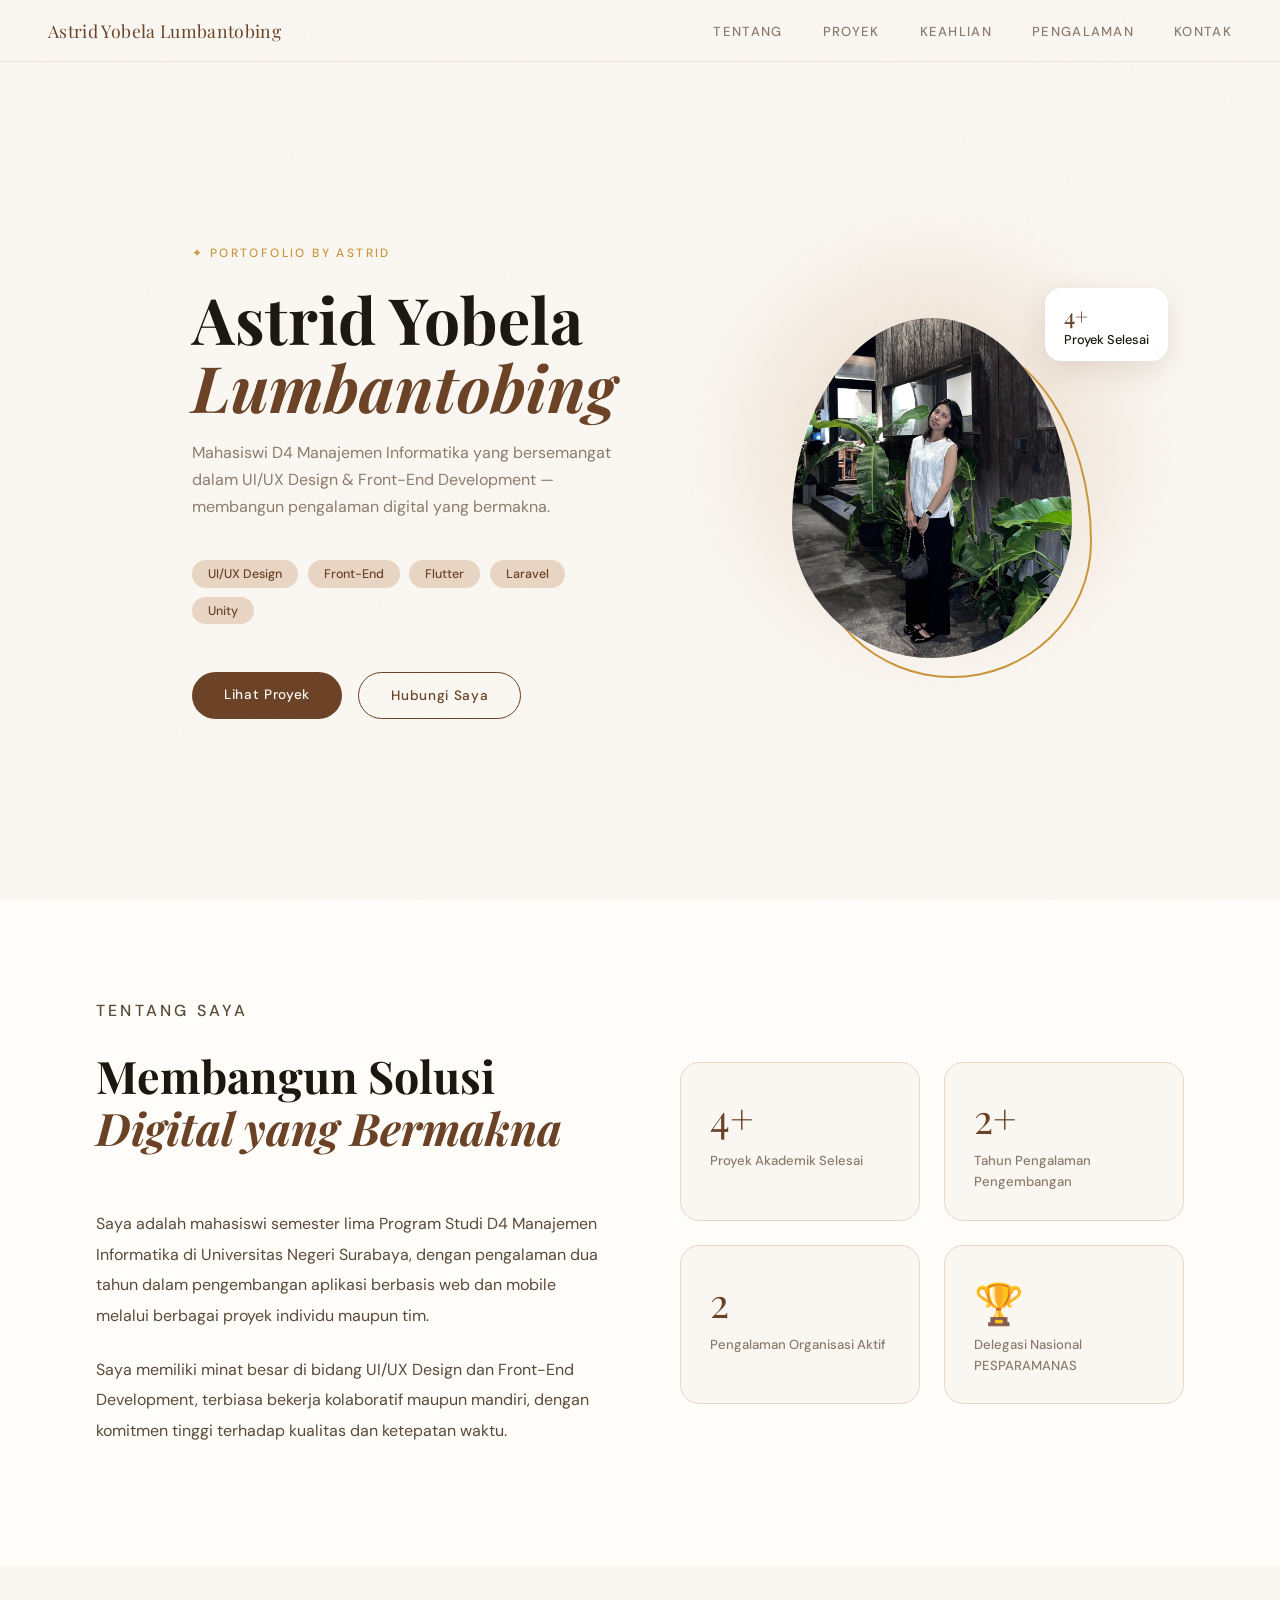
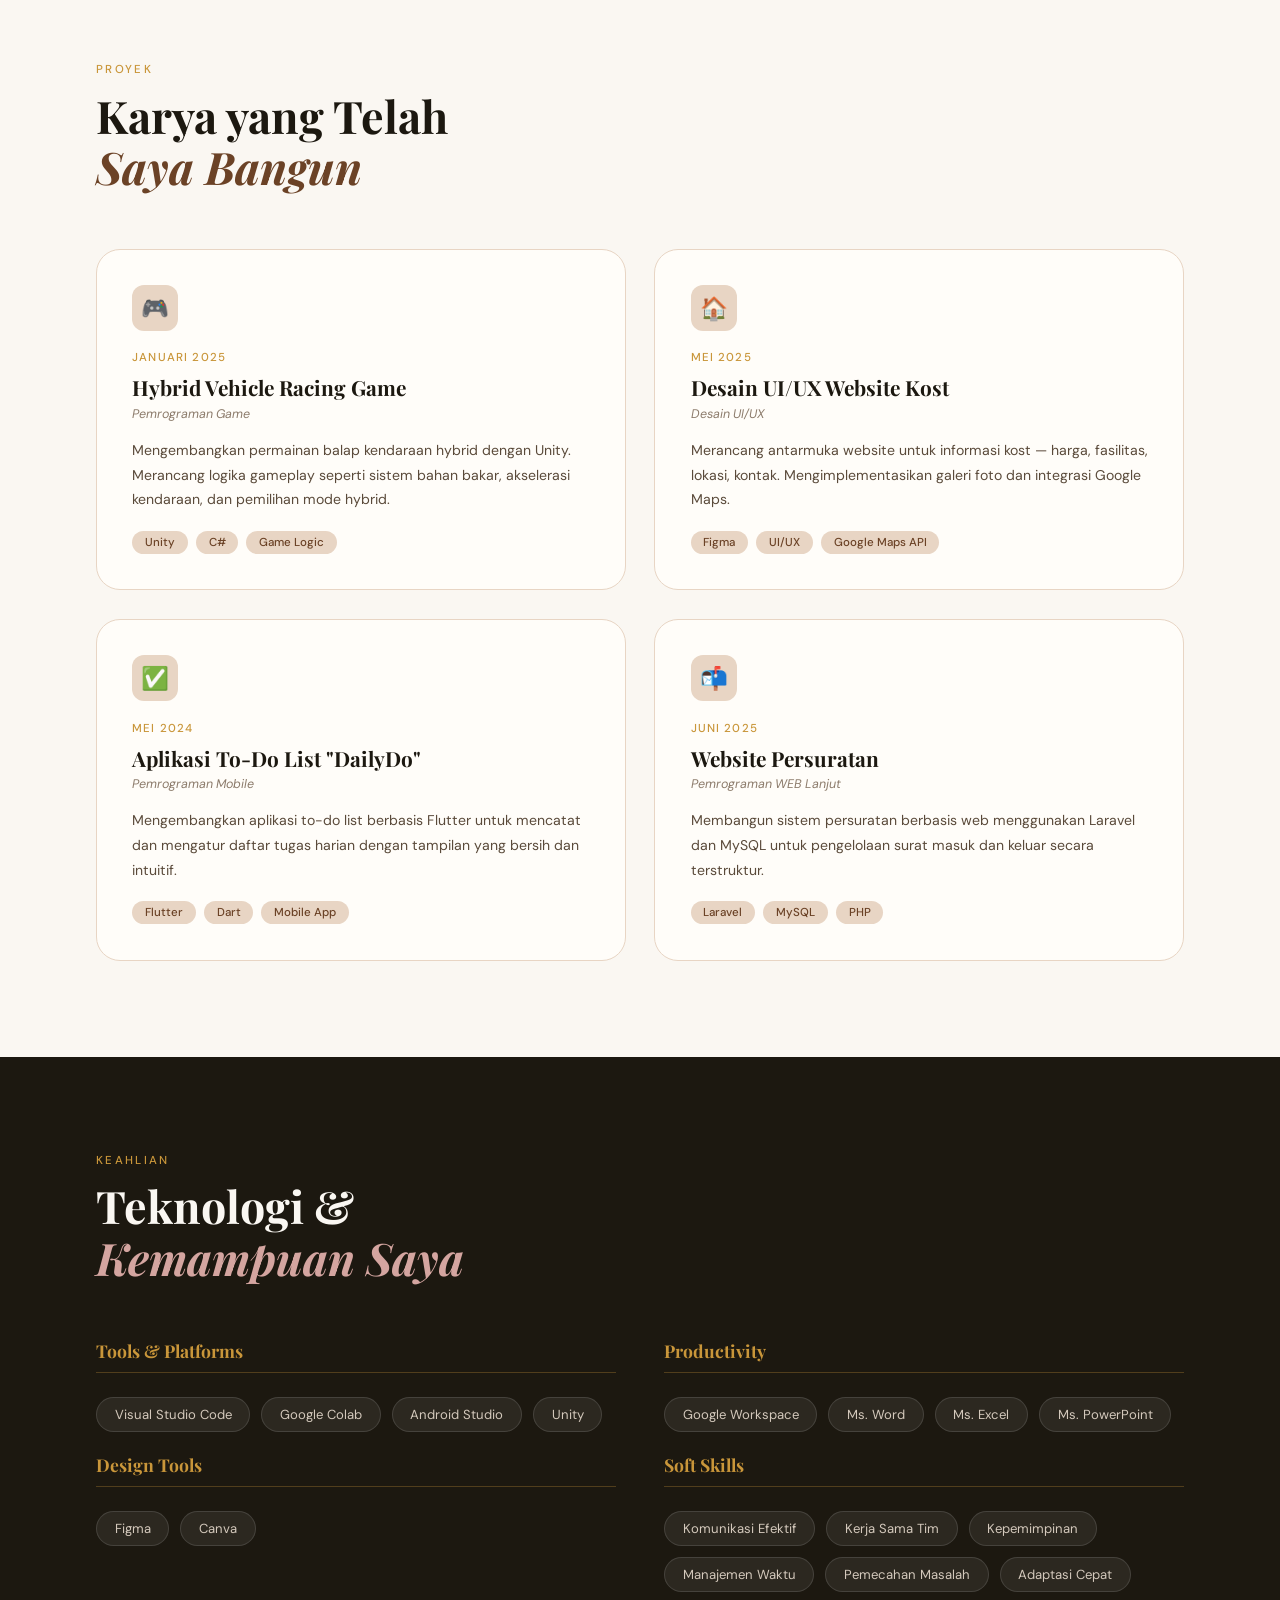
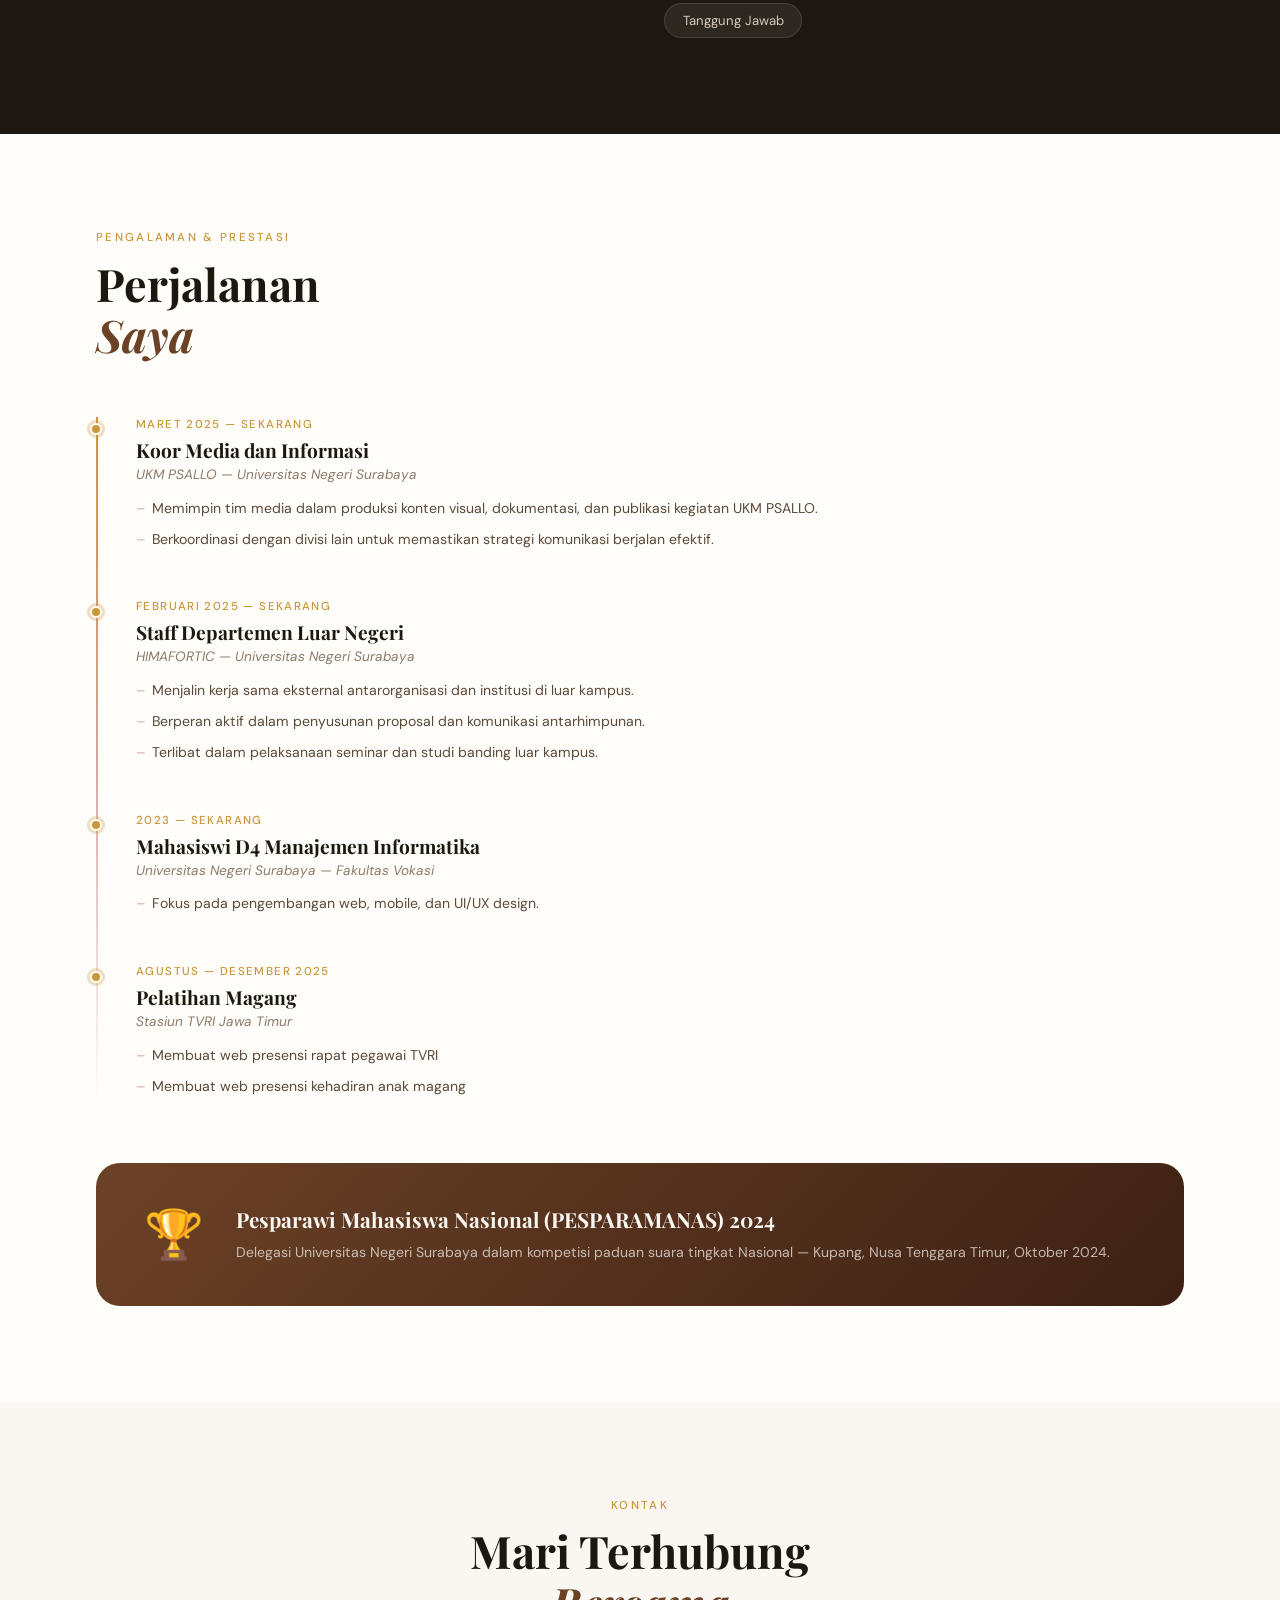
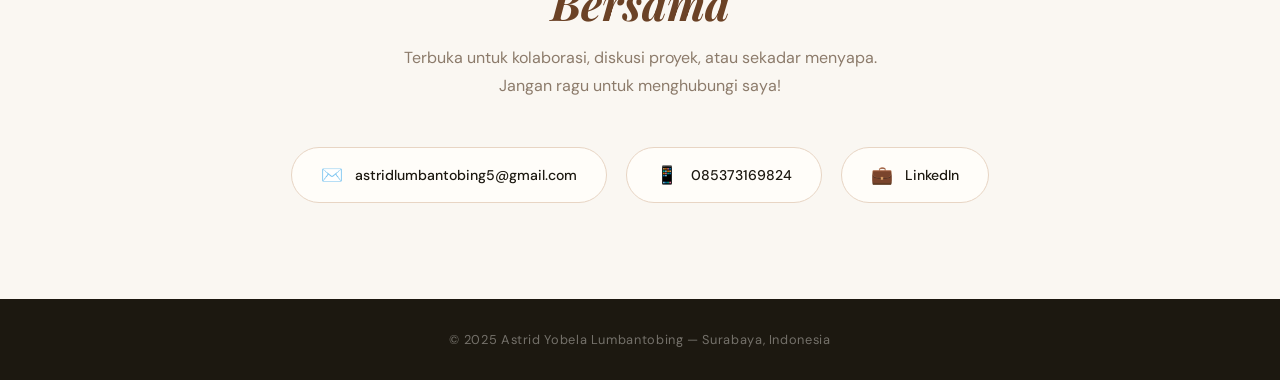
<file: index.html>
<!DOCTYPE html>
<html lang="id">
<head>
  <meta charset="UTF-8" />
  <meta name="viewport" content="width=device-width, initial-scale=1.0"/>
  <title>Astrid Yobela Lumbantobing — Portfolio</title>
  <link rel="stylesheet" href="style.css" />
</head>
<body>

<!-- NAV -->
<nav>
  <div class="nav-logo">Astrid Yobela Lumbantobing</div>
  <ul class="nav-links">
    <li><a href="#about">Tentang</a></li>
    <li><a href="#projects">Proyek</a></li>
    <li><a href="#skills">Keahlian</a></li>
    <li><a href="#experience">Pengalaman</a></li>
    <li><a href="#contact">Kontak</a></li>
  </ul>
</nav>

<!-- HERO -->
<section class="hero" id="home">
  <div class="hero-left">
    <p class="hero-eyebrow">✦ Portofolio by Astrid</p>
    <h1 class="hero-name">Astrid Yobela<br><em>Lumbantobing</em></h1>
    <p class="hero-subtitle">Mahasiswi D4 Manajemen Informatika yang bersemangat dalam UI/UX Design &amp; Front-End Development — membangun pengalaman digital yang bermakna.</p>
    <div class="hero-tags">
      <span class="tag">UI/UX Design</span>
      <span class="tag">Front-End</span>
      <span class="tag">Flutter</span>
      <span class="tag">Laravel</span>
      <span class="tag">Unity</span>
    </div>
    <div class="hero-cta">
      <a href="#projects" class="btn-primary">Lihat Proyek</a>
      <a href="#contact" class="btn-outline">Hubungi Saya</a>
    </div>
  </div>

  <div class="hero-right">
    <div class="hero-bg-shape"></div>
    <div class="photo-frame">
      <img src="foto.jpg" alt="Astrid Yobela Lumbantobing" onerror="this.style.background='#E8D5C4'"/>
    </div>
    <div class="floating-badge badge-2">
      <span class="badge-num">4+</span>
      Proyek Selesai
    </div>
  </div>
</section>

<!-- ABOUT -->
<section id="about">
  <div class="about-text">
    <p class="section-label">Tentang Saya</p>
    <h2 class="section-title">Membangun Solusi<br><em>Digital yang Bermakna</em></h2>
    <p>Saya adalah mahasiswi semester lima Program Studi D4 Manajemen Informatika di Universitas Negeri Surabaya, dengan pengalaman dua tahun dalam pengembangan aplikasi berbasis web dan mobile melalui berbagai proyek individu maupun tim.</p>
    <p>Saya memiliki minat besar di bidang UI/UX Design dan Front-End Development, terbiasa bekerja kolaboratif maupun mandiri, dengan komitmen tinggi terhadap kualitas dan ketepatan waktu.</p>
  </div>
  <div class="about-stats">
    <div class="stat-card">
      <span class="stat-num">4+</span>
      <span class="stat-label">Proyek Akademik Selesai</span>
    </div>
    <div class="stat-card">
      <span class="stat-num">2+</span>
      <span class="stat-label">Tahun Pengalaman Pengembangan</span>
    </div>
    <div class="stat-card">
      <span class="stat-num">2</span>
      <span class="stat-label">Pengalaman Organisasi Aktif</span>
    </div>
    <div class="stat-card">
      <span class="stat-num">🏆</span>
      <span class="stat-label">Delegasi Nasional PESPARAMANAS</span>
    </div>
  </div>
</section>

<!-- PROJECTS -->
<section id="projects">
  <p class="section-label">Proyek</p>
  <h2 class="section-title">Karya yang Telah<br><em>Saya Bangun</em></h2>
  <div class="projects-grid">

    <div class="project-card">
      <div class="project-icon">🎮</div>
      <div class="project-date">Januari 2025</div>
      <h3 class="project-name">Hybrid Vehicle Racing Game</h3>
      <p class="project-course">Pemrograman Game</p>
      <p class="project-desc">Mengembangkan permainan balap kendaraan hybrid dengan Unity. Merancang logika gameplay seperti sistem bahan bakar, akselerasi kendaraan, dan pemilihan mode hybrid.</p>
      <div class="project-tech">
        <span class="tech-pill">Unity</span>
        <span class="tech-pill">C#</span>
        <span class="tech-pill">Game Logic</span>
      </div>
    </div>

    <div class="project-card">
      <div class="project-icon">🏠</div>
      <div class="project-date">Mei 2025</div>
      <h3 class="project-name">Desain UI/UX Website Kost</h3>
      <p class="project-course">Desain UI/UX</p>
      <p class="project-desc">Merancang antarmuka website untuk informasi kost — harga, fasilitas, lokasi, kontak. Mengimplementasikan galeri foto dan integrasi Google Maps.</p>
      <div class="project-tech">
        <span class="tech-pill">Figma</span>
        <span class="tech-pill">UI/UX</span>
        <span class="tech-pill">Google Maps API</span>
      </div>
    </div>

    <div class="project-card">
      <div class="project-icon">✅</div>
      <div class="project-date">Mei 2024</div>
      <h3 class="project-name">Aplikasi To-Do List "DailyDo"</h3>
      <p class="project-course">Pemrograman Mobile</p>
      <p class="project-desc">Mengembangkan aplikasi to-do list berbasis Flutter untuk mencatat dan mengatur daftar tugas harian dengan tampilan yang bersih dan intuitif.</p>
      <div class="project-tech">
        <span class="tech-pill">Flutter</span>
        <span class="tech-pill">Dart</span>
        <span class="tech-pill">Mobile App</span>
      </div>
    </div>

    <div class="project-card">
      <div class="project-icon">📬</div>
      <div class="project-date">Juni 2025</div>
      <h3 class="project-name">Website Persuratan</h3>
      <p class="project-course">Pemrograman WEB Lanjut</p>
      <p class="project-desc">Membangun sistem persuratan berbasis web menggunakan Laravel dan MySQL untuk pengelolaan surat masuk dan keluar secara terstruktur.</p>
      <div class="project-tech">
        <span class="tech-pill">Laravel</span>
        <span class="tech-pill">MySQL</span>
        <span class="tech-pill">PHP</span>
      </div>
    </div>

  </div>
</section>

<!-- SKILLS -->
<section id="skills">
  <p class="section-label">Keahlian</p>
  <h2 class="section-title" style="color:var(--cream)">Teknologi &amp;<br><em style="color:var(--dusty-rose)">Kemampuan Saya</em></h2>
  <div class="skills-grid">
    <div>
      <div class="skills-group">
        <h3>Tools &amp; Platforms</h3>
        <div class="skill-items">
          <span class="skill-item">Visual Studio Code</span>
          <span class="skill-item">Google Colab</span>
          <span class="skill-item">Android Studio</span>
          <span class="skill-item">Unity</span>
        </div>
      </div>
      <br/>
      <div class="skills-group">
        <h3>Design Tools</h3>
        <div class="skill-items">
          <span class="skill-item">Figma</span>
          <span class="skill-item">Canva</span>
        </div>
      </div>
    </div>
    <div>
      <div class="skills-group">
        <h3>Productivity</h3>
        <div class="skill-items">
          <span class="skill-item">Google Workspace</span>
          <span class="skill-item">Ms. Word</span>
          <span class="skill-item">Ms. Excel</span>
          <span class="skill-item">Ms. PowerPoint</span>
        </div>
      </div>
      <br/>
      <div class="skills-group">
        <h3>Soft Skills</h3>
        <div class="soft-skills">
          <span class="skill-item">Komunikasi Efektif</span>
          <span class="skill-item">Kerja Sama Tim</span>
          <span class="skill-item">Kepemimpinan</span>
          <span class="skill-item">Manajemen Waktu</span>
          <span class="skill-item">Pemecahan Masalah</span>
          <span class="skill-item">Adaptasi Cepat</span>
          <span class="skill-item">Tanggung Jawab</span>
        </div>
      </div>
    </div>
  </div>
</section>

<!-- EXPERIENCE -->
<section id="experience">
  <p class="section-label">Pengalaman &amp; Prestasi</p>
  <h2 class="section-title">Perjalanan<br><em>Saya</em></h2>

 <div class="timeline">

  <div class="timeline-item">
    <div class="timeline-dot"></div>
    <div class="timeline-date">Maret 2025 — Sekarang</div>
    <h3 class="timeline-role">Koor Media dan Informasi</h3>
    <p class="timeline-org">UKM PSALLO — Universitas Negeri Surabaya</p>
    <ul class="timeline-desc">
      <li>Memimpin tim media dalam produksi konten visual, dokumentasi, dan publikasi kegiatan UKM PSALLO.</li>
      <li>Berkoordinasi dengan divisi lain untuk memastikan strategi komunikasi berjalan efektif.</li>
    </ul>
  </div>

  <div class="timeline-item">
    <div class="timeline-dot"></div>
    <div class="timeline-date">Februari 2025 — Sekarang</div>
    <h3 class="timeline-role">Staff Departemen Luar Negeri</h3>
    <p class="timeline-org">HIMAFORTIC — Universitas Negeri Surabaya</p>
    <ul class="timeline-desc">
      <li>Menjalin kerja sama eksternal antarorganisasi dan institusi di luar kampus.</li>
      <li>Berperan aktif dalam penyusunan proposal dan komunikasi antarhimpunan.</li>
      <li>Terlibat dalam pelaksanaan seminar dan studi banding luar kampus.</li>
    </ul>
  </div>

  <div class="timeline-item">
    <div class="timeline-dot"></div>
    <div class="timeline-date">2023 — Sekarang</div>
    <h3 class="timeline-role">Mahasiswi D4 Manajemen Informatika</h3>
    <p class="timeline-org">Universitas Negeri Surabaya — Fakultas Vokasi</p>
    <ul class="timeline-desc">
      <li>Fokus pada pengembangan web, mobile, dan UI/UX design.</li>
    </ul>
  </div>

  <div class="timeline-item">
    <div class="timeline-dot"></div>
    <div class="timeline-date">Agustus — Desember 2025</div>
    <h3 class="timeline-role">Pelatihan Magang</h3>
    <p class="timeline-org">Stasiun TVRI Jawa Timur</p>
    <ul class="timeline-desc">
      <li>Membuat web presensi rapat pegawai TVRI</li>
      <li>Membuat web presensi kehadiran anak magang</li>
    </ul>
  </div>

</div>


  
  <div class="achievement-banner">
    <div class="achievement-icon">🏆</div>
    <div class="achievement-text">
      <h3>Pesparawi Mahasiswa Nasional (PESPARAMANAS) 2024</h3>
      <p>Delegasi Universitas Negeri Surabaya dalam kompetisi paduan suara tingkat Nasional — Kupang, Nusa Tenggara Timur, Oktober 2024.</p>
    </div>
  </div>
</section>

<!-- CONTACT -->
<section id="contact">
  <p class="section-label">Kontak</p>
  <h2 class="section-title">Mari Terhubung<br><em>Bersama</em></h2>
  <p class="contact-sub">Terbuka untuk kolaborasi, diskusi proyek, atau sekadar menyapa. Jangan ragu untuk menghubungi saya!</p>
  <div class="contact-links">
    <a href="mailto:astridlumbantobing5@gmail.com" class="contact-card">
      <span>✉️</span> astridlumbantobing5@gmail.com
    </a>
    <a href="tel:085373169824" class="contact-card">
      <span>📱</span> 085373169824
    </a>
    <a href="https://www.linkedin.com/in/astrid-yobela-lumbantobing-8a8333371" target="_blank" class="contact-card">
      <span>💼</span> LinkedIn
    </a>
  </div>
</section>

<!-- FOOTER -->
<footer>
  <p>© 2025 Astrid Yobela Lumbantobing — Surabaya, Indonesia</p>
</footer>

<script>
  // Timeline scroll animation
  const items = document.querySelectorAll('.timeline-item');
  const obs = new IntersectionObserver((entries) => {
    entries.forEach((e, i) => {
      if (e.isIntersecting) {
        setTimeout(() => e.target.classList.add('visible'), i * 150);
      }
    });
  }, { threshold: 0.15 });
  items.forEach(el => obs.observe(el));

  // Active nav highlight on scroll
  const sections = document.querySelectorAll('section[id]');
  const navLinks = document.querySelectorAll('.nav-links a');
  window.addEventListener('scroll', () => {
    let current = '';
    sections.forEach(s => {
      if (window.scrollY >= s.offsetTop - 120) current = s.getAttribute('id');
    });
    navLinks.forEach(a => {
      a.style.color = a.getAttribute('href') === '#' + current ? 'var(--brown)' : '';
    });
  });
</script>

</body>
</html>
</file>
<file: style.css>
@import url('https://fonts.googleapis.com/css2?family=Playfair+Display:ital,wght@0,400;0,700;1,400&family=DM+Sans:wght@300;400;500&display=swap');

*, *::before, *::after { margin: 0; padding: 0; box-sizing: border-box; }

:root {
  --cream: #FAF7F2;
  --warm-white: #FFFDF9;
  --ink: #1C1810;
  --brown: #6B4226;
  --gold: #C9963A;
  --dusty-rose: #D4A5A0;
  --sage: #8FA68C;
  --light-brown: #E8D5C4;
  --muted: #8C7B6B;
}

html { scroll-behavior: smooth; }

body {
  font-family: 'DM Sans', sans-serif;
  background: var(--cream);
  color: var(--ink);
  overflow-x: hidden;
}

/* GRAIN OVERLAY */
body::before {
  content: '';
  position: fixed;
  inset: 0;
  background-image: url("data:image/svg+xml,%3Csvg viewBox='0 0 256 256' xmlns='http://www.w3.org/2000/svg'%3E%3Cfilter id='noise'%3E%3CfeTurbulence type='fractalNoise' baseFrequency='0.9' numOctaves='4' stitchTiles='stitch'/%3E%3C/filter%3E%3Crect width='100%25' height='100%25' filter='url(%23noise)' opacity='0.04'/%3E%3C/svg%3E");
  pointer-events: none;
  z-index: 9999;
  opacity: 0.4;
}

/* NAV */
nav {
  position: fixed;
  top: 0; left: 0; right: 0;
  z-index: 100;
  padding: 1.2rem 3rem;
  display: flex;
  justify-content: space-between;
  align-items: center;
  background: rgba(250,247,242,0.85);
  backdrop-filter: blur(12px);
  border-bottom: 1px solid rgba(107,66,38,0.1);
}

.nav-logo {
  font-family: 'Playfair Display', serif;
  font-size: 1.1rem;
  color: var(--brown);
  letter-spacing: 0.02em;
}

.nav-links {
  display: flex;
  gap: 2.5rem;
  list-style: none;
}

.nav-links a {
  text-decoration: none;
  font-size: 0.82rem;
  font-weight: 500;
  letter-spacing: 0.1em;
  text-transform: uppercase;
  color: var(--muted);
  transition: color 0.3s;
}

.nav-links a:hover { color: var(--brown); }

/* HERO */
.hero {
  min-height: 100vh;
  display: grid;
  grid-template-columns: 1fr 1fr;
  position: relative;
  overflow: hidden;
}

.hero-left {
  display: flex;
  flex-direction: column;
  justify-content: center;
  padding: 8rem 4rem 4rem 6rem;
  position: relative;
  z-index: 2;
}

.hero-eyebrow {
  font-size: 0.75rem;
  font-weight: 500;
  letter-spacing: 0.2em;
  text-transform: uppercase;
  color: var(--gold);
  margin-bottom: 1.5rem;
  opacity: 0;
  animation: fadeUp 0.8s 0.2s forwards;
}

.hero-name {
  font-family: 'Playfair Display', serif;
  font-size: clamp(2.8rem, 5vw, 4.2rem);
  line-height: 1.05;
  color: var(--ink);
  margin-bottom: 1.2rem;
  opacity: 0;
  animation: fadeUp 0.8s 0.4s forwards;
}

.hero-name em {
  font-style: italic;
  color: var(--brown);
}

.hero-subtitle {
  font-size: 1rem;
  line-height: 1.7;
  color: var(--muted);
  max-width: 420px;
  margin-bottom: 2.5rem;
  opacity: 0;
  animation: fadeUp 0.8s 0.6s forwards;
}

.hero-tags {
  display: flex;
  flex-wrap: wrap;
  gap: 0.6rem;
  margin-bottom: 3rem;
  opacity: 0;
  animation: fadeUp 0.8s 0.8s forwards;
}

.tag {
  padding: 0.35rem 1rem;
  background: var(--light-brown);
  border-radius: 2rem;
  font-size: 0.78rem;
  font-weight: 500;
  color: var(--brown);
}

.hero-cta {
  display: flex;
  gap: 1rem;
  opacity: 0;
  animation: fadeUp 0.8s 1s forwards;
}

.btn-primary {
  padding: 0.85rem 2rem;
  background: var(--brown);
  color: var(--cream);
  border: none;
  border-radius: 2rem;
  font-family: 'DM Sans', sans-serif;
  font-size: 0.85rem;
  font-weight: 500;
  letter-spacing: 0.05em;
  cursor: pointer;
  text-decoration: none;
  transition: all 0.3s;
}

.btn-primary:hover {
  background: var(--ink);
  transform: translateY(-2px);
}

.btn-outline {
  padding: 0.85rem 2rem;
  background: transparent;
  color: var(--brown);
  border: 1.5px solid var(--brown);
  border-radius: 2rem;
  font-family: 'DM Sans', sans-serif;
  font-size: 0.85rem;
  font-weight: 500;
  letter-spacing: 0.05em;
  cursor: pointer;
  text-decoration: none;
  transition: all 0.3s;
}

.btn-outline:hover {
  background: var(--light-brown);
  transform: translateY(-2px);
}

.hero-right {
  position: relative;
  display: flex;
  align-items: center;
  justify-content: center;
  overflow: hidden;
}

.hero-bg-shape {
  position: absolute;
  width: 500px; height: 500px;
  background: radial-gradient(ellipse, var(--light-brown) 0%, transparent 70%);
  border-radius: 50%;
  top: 50%; left: 50%;
  transform: translate(-50%, -50%);
}

.photo-frame {
  position: relative;
  z-index: 2;
  margin-top: 5rem;
  opacity: 0;
  animation: fadeIn 1.2s 0.6s forwards;
}

.photo-frame::before {
  content: '';
  position: absolute;
  top: 20px; left: 20px;
  width: 280px; height: 340px;
  border: 2px solid var(--gold);
  border-radius: 50% 50% 50% 50% / 60% 60% 40% 40%;
  z-index: -1;
}

.photo-frame img {
  width: 280px;
  height: 340px;
  object-fit: cover;
  object-position: center 10%;
  border-radius: 50% 50% 50% 50% / 60% 60% 40% 40%;
  filter: sepia(10%) contrast(1.05);
}

.floating-badge {
  position: absolute;
  background: white;
  border-radius: 1rem;
  padding: 0.8rem 1.2rem;
  box-shadow: 0 8px 30px rgba(107,66,38,0.15);
  font-size: 0.8rem;
  font-weight: 500;
  color: var(--ink);
  animation: float 3s ease-in-out infinite;
}

.badge-1 { bottom: 14rem; left: 0; }
.badge-2 { top: 12rem; right: 1rem; animation-delay: 1.5s; }

.badge-num {
  font-family: 'Playfair Display', serif;
  font-size: 1.4rem;
  color: var(--brown);
  display: block;
}

/* SECTIONS */
section { padding: 6rem 6rem; }

.section-label {
  font-size: 0.72rem;
  font-weight: 500;
  letter-spacing: 0.2em;
  text-transform: uppercase;
  color: var(--gold);
  margin-bottom: 0.8rem;
}

.section-title {
  font-family: 'Playfair Display', serif;
  font-size: clamp(2rem, 3.5vw, 2.8rem);
  line-height: 1.15;
  color: var(--ink);
  margin-bottom: 3.5rem;
}

.section-title em {
  font-style: italic;
  color: var(--brown);
}

/* ABOUT */
#about {
  background: var(--warm-white);
  display: grid;
  grid-template-columns: 1fr 1fr;
  gap: 5rem;
  align-items: center;
}

.about-text p {
  font-size: 1rem;
  line-height: 1.9;
  color: #5A4A3A;
  margin-bottom: 1.5rem;
}

.about-stats {
  display: grid;
  grid-template-columns: 1fr 1fr;
  gap: 1.5rem;
}

.stat-card {
  background: var(--cream);
  border-radius: 1.2rem;
  padding: 1.8rem;
  border: 1px solid var(--light-brown);
  transition: transform 0.3s, box-shadow 0.3s;
}

.stat-card:hover {
  transform: translateY(-4px);
  box-shadow: 0 12px 30px rgba(107,66,38,0.12);
}

.stat-num {
  font-family: 'Playfair Display', serif;
  font-size: 2.5rem;
  color: var(--brown);
  display: block;
  margin-bottom: 0.3rem;
}

.stat-label {
  font-size: 0.82rem;
  color: var(--muted);
  font-weight: 500;
}

/* PROJECTS */
#projects { background: var(--cream); }

.projects-grid {
  display: grid;
  grid-template-columns: repeat(2, 1fr);
  gap: 1.8rem;
}

.project-card {
  background: var(--warm-white);
  border-radius: 1.5rem;
  padding: 2.2rem;
  border: 1px solid var(--light-brown);
  position: relative;
  overflow: hidden;
  transition: transform 0.35s, box-shadow 0.35s;
  cursor: default;
}

.project-card::before {
  content: '';
  position: absolute;
  top: 0; left: 0; right: 0;
  height: 4px;
  background: linear-gradient(90deg, var(--gold), var(--dusty-rose));
  transform: scaleX(0);
  transform-origin: left;
  transition: transform 0.4s;
}

.project-card:hover::before { transform: scaleX(1); }

.project-card:hover {
  transform: translateY(-6px);
  box-shadow: 0 16px 40px rgba(107,66,38,0.14);
}

.project-icon {
  width: 46px; height: 46px;
  border-radius: 12px;
  background: var(--light-brown);
  display: flex; align-items: center; justify-content: center;
  font-size: 1.4rem;
  margin-bottom: 1.2rem;
}

.project-date {
  font-size: 0.72rem;
  font-weight: 500;
  letter-spacing: 0.1em;
  text-transform: uppercase;
  color: var(--gold);
  margin-bottom: 0.5rem;
}

.project-name {
  font-family: 'Playfair Display', serif;
  font-size: 1.3rem;
  color: var(--ink);
  margin-bottom: 0.3rem;
}

.project-course {
  font-size: 0.78rem;
  color: var(--muted);
  margin-bottom: 1rem;
  font-style: italic;
}

.project-desc {
  font-size: 0.88rem;
  line-height: 1.75;
  color: #5A4A3A;
}

.project-tech {
  margin-top: 1.2rem;
  display: flex;
  flex-wrap: wrap;
  gap: 0.5rem;
}

.tech-pill {
  padding: 0.25rem 0.8rem;
  background: var(--light-brown);
  border-radius: 1rem;
  font-size: 0.72rem;
  font-weight: 500;
  color: var(--brown);
}

/* SKILLS */
#skills {
  background: var(--ink);
  color: var(--cream);
}

#skills .section-title { color: var(--cream); }
#skills .section-label { color: var(--gold); }

.skills-grid {
  display: grid;
  grid-template-columns: 1fr 1fr;
  gap: 3rem;
}

.skills-group h3 {
  font-family: 'Playfair Display', serif;
  font-size: 1.1rem;
  color: var(--gold);
  margin-bottom: 1.5rem;
  padding-bottom: 0.6rem;
  border-bottom: 1px solid rgba(201,150,58,0.3);
}

.skill-items {
  display: flex;
  flex-wrap: wrap;
  gap: 0.7rem;
}

.skill-item {
  padding: 0.5rem 1.1rem;
  background: rgba(255,255,255,0.07);
  border: 1px solid rgba(255,255,255,0.12);
  border-radius: 2rem;
  font-size: 0.82rem;
  color: #D4C9BC;
  transition: all 0.3s;
}

.skill-item:hover {
  background: rgba(201,150,58,0.2);
  border-color: var(--gold);
  color: var(--cream);
}

.soft-skills {
  display: flex;
  flex-wrap: wrap;
  gap: 0.7rem;
}

/* EXPERIENCE */
#experience { background: var(--warm-white); }

.timeline {
  position: relative;
  padding-left: 2.5rem;
}

.timeline::before {
  content: '';
  position: absolute;
  left: 0; top: 0; bottom: 0;
  width: 1.5px;
  background: linear-gradient(to bottom, var(--gold), var(--dusty-rose), transparent);
}

.timeline-item {
  position: relative;
  margin-bottom: 3rem;
  opacity: 0;
  transform: translateX(-20px);
  transition: opacity 0.6s, transform 0.6s;
}

.timeline-item.visible {
  opacity: 1;
  transform: translateX(0);
}

.timeline-dot {
  position: absolute;
  left: -2.85rem;
  top: 0.4rem;
  width: 12px; height: 12px;
  border-radius: 50%;
  background: var(--gold);
  border: 2px solid var(--warm-white);
  box-shadow: 0 0 0 3px rgba(201,150,58,0.3);
}

.timeline-date {
  font-size: 0.72rem;
  font-weight: 500;
  letter-spacing: 0.12em;
  text-transform: uppercase;
  color: var(--gold);
  margin-bottom: 0.3rem;
}

.timeline-role {
  font-family: 'Playfair Display', serif;
  font-size: 1.2rem;
  color: var(--ink);
  margin-bottom: 0.2rem;
}

.timeline-org {
  font-size: 0.85rem;
  color: var(--muted);
  margin-bottom: 0.8rem;
  font-style: italic;
}

.timeline-desc {
  font-size: 0.88rem;
  line-height: 1.75;
  color: #5A4A3A;
}

.timeline-desc li {
  margin-bottom: 0.4rem;
  list-style: none;
  padding-left: 1rem;
  position: relative;
}

.timeline-desc li::before {
  content: '–';
  position: absolute;
  left: 0;
  color: var(--dusty-rose);
}

/* ACHIEVEMENT */
.achievement-banner {
  margin-top: 4rem;
  background: linear-gradient(135deg, var(--brown), #3D2014);
  border-radius: 1.5rem;
  padding: 2.5rem 3rem;
  display: flex;
  align-items: center;
  gap: 2rem;
}

.achievement-icon {
  font-size: 3rem;
  flex-shrink: 0;
}

.achievement-text h3 {
  font-family: 'Playfair Display', serif;
  font-size: 1.3rem;
  color: var(--cream);
  margin-bottom: 0.5rem;
}

.achievement-text p {
  font-size: 0.88rem;
  color: rgba(250,247,242,0.7);
  line-height: 1.6;
}

/* CONTACT */
#contact {
  background: var(--cream);
  text-align: center;
}

#contact .section-title { margin-bottom: 1rem; }

.contact-sub {
  font-size: 1rem;
  color: var(--muted);
  max-width: 480px;
  margin: 0 auto 3rem;
  line-height: 1.7;
}

.contact-links {
  display: flex;
  justify-content: center;
  gap: 1.2rem;
  flex-wrap: wrap;
}

.contact-card {
  display: flex;
  align-items: center;
  gap: 0.8rem;
  padding: 1rem 1.8rem;
  background: var(--warm-white);
  border: 1px solid var(--light-brown);
  border-radius: 3rem;
  text-decoration: none;
  color: var(--ink);
  font-size: 0.88rem;
  font-weight: 500;
  transition: all 0.3s;
}

.contact-card:hover {
  background: var(--brown);
  color: var(--cream);
  border-color: var(--brown);
  transform: translateY(-3px);
  box-shadow: 0 8px 24px rgba(107,66,38,0.2);
}

.contact-card span { font-size: 1.1rem; }

/* FOOTER */
footer {
  background: var(--ink);
  color: rgba(250,247,242,0.4);
  text-align: center;
  padding: 2rem;
  font-size: 0.8rem;
  letter-spacing: 0.05em;
}

/* ANIMATIONS */
@keyframes fadeUp {
  from { opacity: 0; transform: translateY(24px); }
  to { opacity: 1; transform: translateY(0); }
}

@keyframes fadeIn {
  from { opacity: 0; }
  to { opacity: 1; }
}

@keyframes float {
  0%, 100% { transform: translateY(0); }
  50% { transform: translateY(-8px); }
}

/* RESPONSIVE */
@media (max-width: 900px) {
  nav { padding: 1rem 1.5rem; }
  .nav-links { gap: 1.5rem; }
  .hero { grid-template-columns: 1fr; min-height: auto; padding-top: 5rem; }
  .hero-left { padding: 3rem 2rem; }
  .hero-right { padding: 2rem; min-height: 350px; }
  section { padding: 4rem 2rem; }
  #about, .skills-grid, .projects-grid { grid-template-columns: 1fr; }
  .about-stats { grid-template-columns: 1fr 1fr; }
}
</file>
